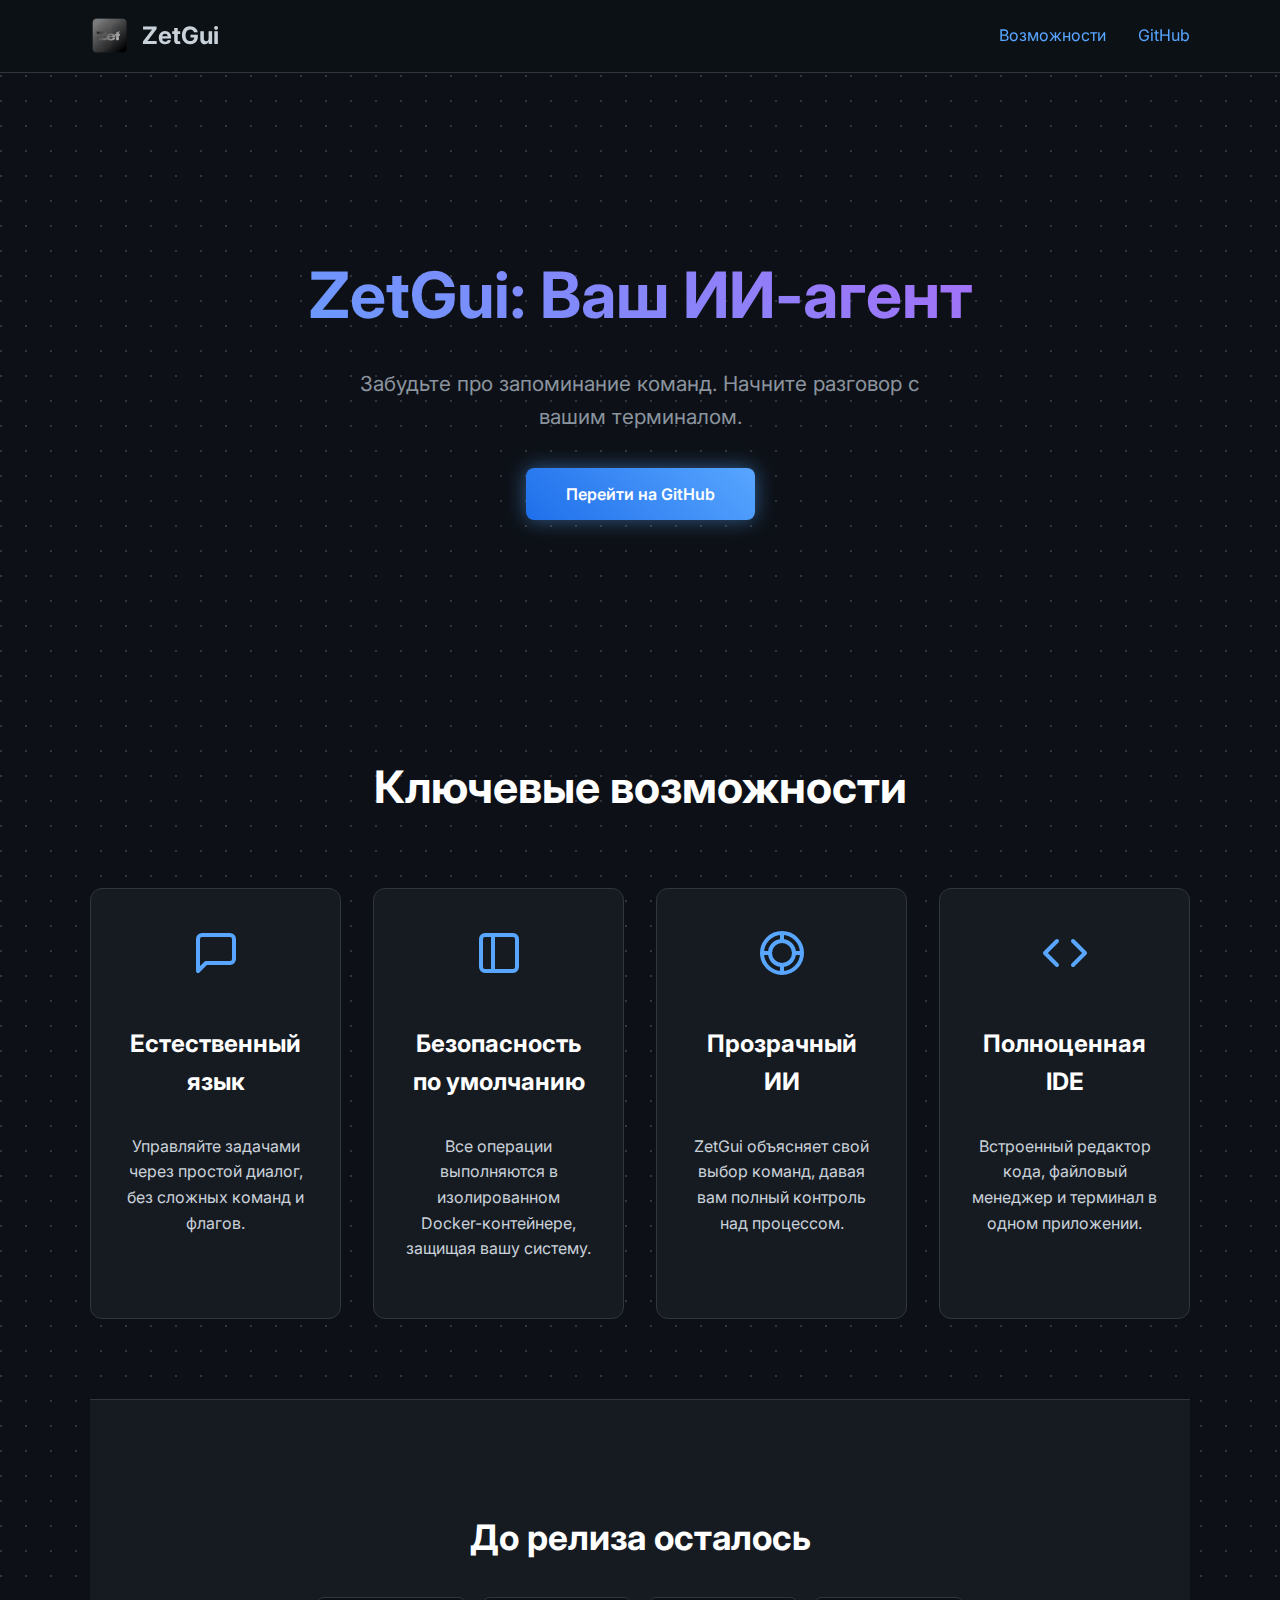
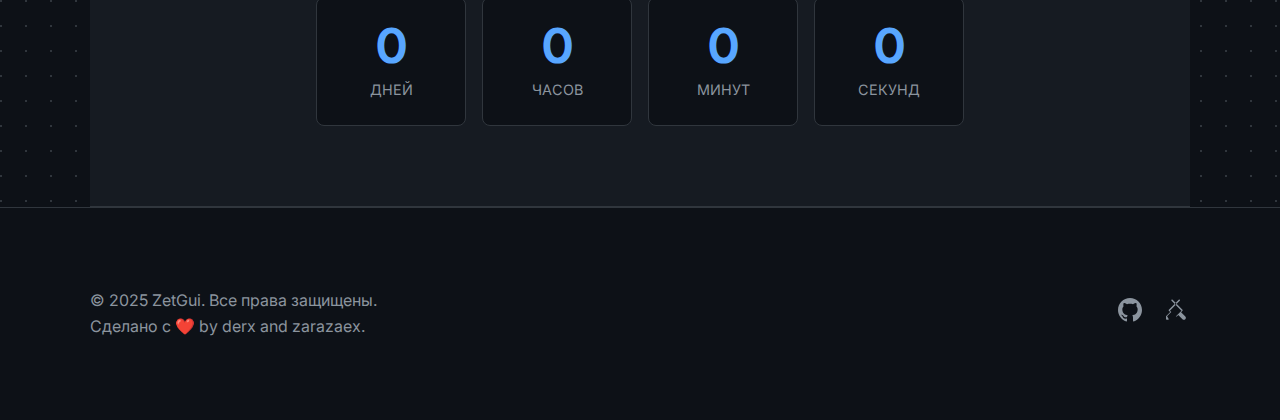
<file: index.html>
<!DOCTYPE html>
<html lang="ru">

<head>
  <meta charset="UTF-8">
  <meta name="viewport" content="width=device-width, initial-scale=1.0">
  <title>ZetGui: Ваш ИИ-агент</title>
  <link rel="stylesheet" href="style.css">
  <link rel="preconnect" href="https://fonts.googleapis.com">
  <link rel="preconnect" href="https://fonts.gstatic.com" crossorigin>
  <link href="https://fonts.googleapis.com/css2?family=Inter:wght@400;600;700&display=swap" rel="stylesheet">
  <link rel="icon" href="icon.png" type="image/png">
</head>

<body>

  <header>
    <nav class="container">
      <div class="logo">
        <img src="icon.png" alt="ZetGui Logo">
        <span>ZetGui</span>
      </div>
      <ul class="nav-links">
        <li><a href="#features">Возможности</a></li>
        <li><a href="https://github.com/derxanax/ZeroEnhanced" target="_blank">GitHub</a></li>
      </ul>
      <button class="mobile-menu-button">
        <svg xmlns="http://www.w3.org/2000/svg" width="24" height="24" viewBox="0 0 24 24" fill="none"
          stroke="currentColor" stroke-width="2" stroke-linecap="round" stroke-linejoin="round">
          <line x1="3" y1="12" x2="21" y2="12"></line>
          <line x1="3" y1="6" x2="21" y2="6"></line>
          <line x1="3" y1="18" x2="21" y2="18"></line>
        </svg>
      </button>
    </nav>
  </header>

  <main>
    <section class="hero container">
      <h1>ZetGui: Ваш ИИ-агент</h1>
      <p class="subtitle">Забудьте про запоминание команд. Начните разговор с вашим терминалом.</p>
      <a href="https://github.com/derxanax/ZeroEnhanced" class="cta-button" target="_blank">Перейти на GitHub</a>
    </section>

    <section id="features" class="features-section container">
      <h2>Ключевые возможности</h2>
      <div class="features-grid">
        <div class="feature-card">
          <svg xmlns="http://www.w3.org/2000/svg" width="48" height="48" viewBox="0 0 24 24" fill="none"
            stroke="currentColor" stroke-width="2" stroke-linecap="round" stroke-linejoin="round" class="feature-icon">
            <path d="M21 15a2 2 0 0 1-2 2H7l-4 4V5a2 2 0 0 1 2-2h14a2 2 0 0 1 2 2z"></path>
          </svg>
          <h3>Естественный язык</h3>
          <p>Управляйте задачами через простой диалог, без сложных команд и флагов.</p>
        </div>
        <div class="feature-card">
          <svg xmlns="http://www.w3.org/2000/svg" width="48" height="48" viewBox="0 0 24 24" fill="none"
            stroke="currentColor" stroke-width="2" stroke-linecap="round" stroke-linejoin="round" class="feature-icon">
            <rect x="3" y="3" width="18" height="18" rx="2" ry="2"></rect>
            <line x1="9" y1="3" x2="9" y2="21"></line>
          </svg>
          <h3>Безопасность по умолчанию</h3>
          <p>Все операции выполняются в изолированном Docker-контейнере, защищая вашу систему.</p>
        </div>
        <div class="feature-card">
          <svg xmlns="http://www.w3.org/2000/svg" width="48" height="48" viewBox="0 0 24 24" fill="none"
            stroke="currentColor" stroke-width="2" stroke-linecap="round" stroke-linejoin="round" class="feature-icon">
            <path d="M12 2a10 10 0 1 0 10 10A10 10 0 0 0 12 2zM12 18a6 6 0 1 1 6-6 6 6 0 0 1-6 6z"></path>
            <path d="M12 6V3"></path>
            <path d="M12 21v-3"></path>
            <path d="M21 12h-3"></path>
            <path d="M6 12H3"></path>
          </svg>
          <h3>Прозрачный ИИ</h3>
          <p>ZetGui объясняет свой выбор команд, давая вам полный контроль над процессом.</p>
        </div>
        <div class="feature-card">
          <svg xmlns="http://www.w3.org/2000/svg" width="48" height="48" viewBox="0 0 24 24" fill="none"
            stroke="currentColor" stroke-width="2" stroke-linecap="round" stroke-linejoin="round" class="feature-icon">
            <polyline points="16 18 22 12 16 6"></polyline>
            <polyline points="8 6 2 12 8 18"></polyline>
          </svg>
          <h3>Полноценная IDE</h3>
          <p>Встроенный редактор кода, файловый менеджер и терминал в одном приложении.</p>
        </div>
      </div>
    </section>

    <section class="release-section container">
      <h2>До релиза осталось</h2>
      <div id="countdown" class="countdown-timer">
        <div class="countdown-block">
          <span id="days" class="countdown-number">0</span>
          <span class="countdown-label">Дней</span>
        </div>
        <div class="countdown-block">
          <span id="hours" class="countdown-number">0</span>
          <span class="countdown-label">Часов</span>
        </div>
        <div class="countdown-block">
          <span id="minutes" class="countdown-number">0</span>
          <span class="countdown-label">Минут</span>
        </div>
        <div class="countdown-block">
          <span id="seconds" class="countdown-number">0</span>
          <span class="countdown-label">Секунд</span>
        </div>
      </div>
    </section>
  </main>

  <footer>
    <div class="container">
      <div class="footer-content">
        <p>&copy; 2025 ZetGui. Все права защищены. <br> Сделано с ❤️ by derx and zarazaex.</p>
        <div class="social-links">
          <a href="https://github.com/derxanax/ZeroEnhanced" target="_blank" aria-label="GitHub">
            <svg xmlns="http://www.w3.org/2000/svg" width="24" height="24" viewBox="0 0 24 24" fill="currentColor">
              <path
                d="M12 0c-6.626 0-12 5.373-12 12 0 5.302 3.438 9.8 8.207 11.387.599.111.793-.261.793-.577v-2.234c-3.338.726-4.033-1.416-4.033-1.416-.546-1.387-1.333-1.756-1.333-1.756-1.089-.745.083-.729.083-.729 1.205.084 1.839 1.237 1.839 1.237 1.07 1.834 2.807 1.304 3.492.997.107-.775.418-1.305.762-1.604-2.665-.305-5.467-1.334-5.467-5.931 0-1.311.469-2.381 1.236-3.221-.124-.303-.535-1.524.117-3.176 0 0 1.008-.322 3.301 1.23.957-.266 1.983-.399 3.003-.404 1.02.005 2.047.138 3.006.404 2.291-1.552 3.297-1.23 3.297-1.23.653 1.653.242 2.874.118 3.176.77.84 1.235 1.91 1.235 3.221 0 4.609-2.807 5.624-5.479 5.921.43.372.823 1.102.823 2.222v3.293c0 .319.192.694.801.576 4.765-1.589 8.199-6.086 8.199-11.386 0-6.627-5.373-12-12-12z" />
            </svg>
          </a>
          <a href="https://t.me/amyluutz" target="_blank" aria-label="Telegram">
            <svg xmlns="http://www.w3.org/2000/svg" width="24" height="24" viewBox="0 0 24 24" fill="currentColor">
              <path
                d="M9.78 18.39c.29.29.77.29 1.06 0l1.41-1.41 4.24 4.24c.78.78 2.05.78 2.83 0 .78-.78.78-2.05 0-2.83l-4.24-4.24 1.41-1.41c.29-.29.29-.77 0-1.06l-9.9-9.9c-.29-.29-.77-.29-1.06 0s-.29.77 0 1.06l9.9 9.9zM2.83 21.17c-.78.78-2.05.78-2.83 0s-.78-2.05 0-2.83l4.24-4.24-1.41-1.41c-.29-.29-.29-.77 0-1.06l9.9-9.9c.29-.29.77-.29 1.06 0s.29.77 0 1.06l-9.9 9.9 1.41 1.41-4.24 4.24z" />
            </svg>
          </a>
        </div>
      </div>
    </div>
  </footer>

  <script src="script.js"></script>
</body>

</html>
</file>
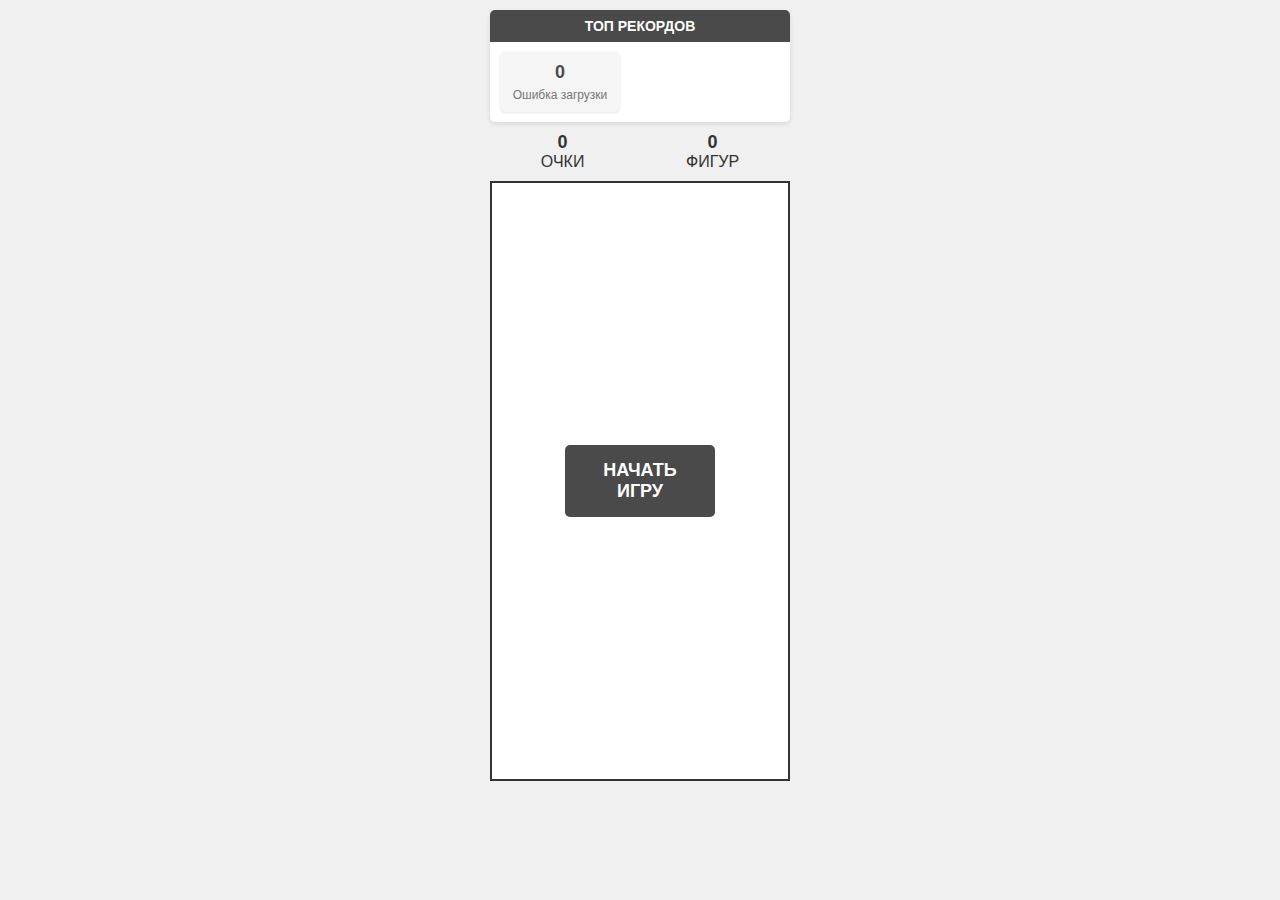
<file: tetris.html>
<!DOCTYPE html>
<html lang="ru">

<head>
  <meta charset="UTF-8">
  <meta name="viewport" content="width=device-width, initial-scale=1.0, user-scalable=no">
  <title>Тетрис</title>
  <style>
    * {
      box-sizing: border-box;
      margin: 0;
      padding: 0;
      font-family: Arial, sans-serif;
    }

    body {
      background-color: #f0f0f0;
      color: #333;
      display: flex;
      flex-direction: column;
      align-items: center;
      padding: 10px;
      min-height: 100vh;
      overflow: hidden;
    }

    header {
      margin-bottom: 10px;
      text-align: center;
    }

    h1 {
      font-size: 24px;
      margin-bottom: 5px;
    }

    /* Рекорды сверху с прокруткой */
    .records-container {
      width: 100%;
      max-width: 300px;
      margin-bottom: 10px;
      background-color: #fff;
      border-radius: 5px;
      box-shadow: 0 2px 5px rgba(0, 0, 0, 0.1);
      overflow: hidden;
    }

    .records-header {
      background-color: #4a4a4a;
      color: white;
      padding: 8px;
      text-align: center;
      font-weight: bold;
      font-size: 14px;
    }

    .records-scroll {
      display: flex;
      overflow-x: auto;
      padding: 10px;
      gap: 10px;
      -webkit-overflow-scrolling: touch;
      scrollbar-width: thin;
      scrollbar-color: #4a4a4a #f1f1f1;
    }

    .records-scroll::-webkit-scrollbar {
      height: 6px;
    }

    .records-scroll::-webkit-scrollbar-track {
      background: #f1f1f1;
      border-radius: 3px;
    }

    .records-scroll::-webkit-scrollbar-thumb {
      background: #4a4a4a;
      border-radius: 3px;
    }

    .record-item {
      flex: 0 0 auto;
      background-color: #f5f5f5;
      border-radius: 5px;
      padding: 10px;
      min-width: 120px;
      text-align: center;
      box-shadow: 0 1px 3px rgba(0, 0, 0, 0.1);
    }

    .record-score {
      font-size: 18px;
      font-weight: bold;
      color: #4a4a4a;
      margin-bottom: 5px;
    }

    .record-date {
      font-size: 12px;
      color: #777;
    }

    .score-info {
      display: flex;
      justify-content: space-around;
      width: 100%;
      max-width: 300px;
      margin-bottom: 10px;
    }

    .score-item {
      text-align: center;
    }

    .score-value {
      font-size: 18px;
      font-weight: bold;
    }

    .game-container {
      position: relative;
      margin-bottom: 10px;
    }

    #tetris {
      display: block;
      background-color: #fff;
      border: 2px solid #333;
    }

    .mobile-controls {
      display: grid;
      grid-template-columns: repeat(3, 1fr);
      grid-template-rows: 36px 36px;
      gap: 6px;
      width: 100%;
      max-width: 300px;
      position: fixed;
      bottom: 4px;
      left: 50%;
      transform: translateX(-50%);
      z-index: 100;
      padding: 4px;
    }

    .control-btn {
      background-color: rgba(74, 74, 74, 0.8);
      color: white;
      border: 1px solid rgba(255, 255, 255, 0.2);
      border-radius: 8px;
      font-size: 16px;
      font-weight: bold;
      cursor: pointer;
      display: flex;
      align-items: center;
      justify-content: center;
      backdrop-filter: blur(4px);
      touch-action: manipulation;
      user-select: none;
      transition: all 0.15s ease;
    }

    .control-btn:active {
      background-color: #333;
    }

    #rotateBtn {
      grid-column: 2;
      grid-row: 1;
    }

    #leftBtn {
      grid-column: 1;
      grid-row: 2;
    }

    #downBtn {
      grid-column: 2;
      grid-row: 2;
    }

    #rightBtn {
      grid-column: 3;
      grid-row: 2;
    }



    .start-btn {
      position: absolute;
      top: 50%;
      left: 50%;
      transform: translate(-50%, -50%);
      background-color: #4a4a4a;
      color: white;
      border: none;
      border-radius: 5px;
      padding: 15px 30px;
      font-size: 18px;
      font-weight: bold;
      cursor: pointer;
      z-index: 10;
    }

    .game-over {
      position: absolute;
      top: 50%;
      left: 50%;
      transform: translate(-50%, -50%);
      background-color: rgba(255, 255, 255, 0.9);
      padding: 20px;
      border-radius: 5px;
      text-align: center;
      display: none;
      z-index: 10;
    }

    .game-over h2 {
      margin-bottom: 10px;
    }

    .game-over button {
      background-color: #4a4a4a;
      color: white;
      border: none;
      border-radius: 5px;
      padding: 10px 20px;
      margin-top: 10px;
      cursor: pointer;
    }

    @media (min-width: 768px) {
      .mobile-controls {
        display: none;
      }

      #tetris {
        width: 300px;
        height: 600px;
      }
    }

    @media (max-width: 767px) {
      #tetris {
        width: 100%;
        max-width: 300px;
        height: auto;
        aspect-ratio: 1/2;
      }

      body {
        padding-bottom: 240px;
      }

      .records-container {
        max-width: 100%;
      }
    }
  </style>
</head>

<body>


  <!-- Рекорды сверху с прокруткой -->
  <div class="records-container">
    <div class="records-header">ТОП РЕКОРДОВ</div>
    <div class="records-scroll" id="recordsList">
      <div class="record-item">
        <div class="record-score">0</div>
        <div class="record-date">Загрузка...</div>
      </div>
    </div>
  </div>

  <div class="score-info">
    <div class="score-item">
      <div class="score-value" id="score">0</div>
      <div>ОЧКИ</div>
    </div>
    <div class="score-item">
      <div class="score-value" id="pieces">0</div>
      <div>ФИГУР</div>
    </div>
  </div>

  <div class="game-container">
    <canvas id="tetris"></canvas>
    <button class="start-btn" id="startBtn">НАЧАТЬ ИГРУ</button>
    <div class="game-over" id="gameOver">
      <h2>ИГРА ОКОНЧЕНА!</h2>
      <p id="finalScore"></p>
      <button id="restartBtn">ИГРАТЬ СНОВА</button>
    </div>
  </div>

  <div class="mobile-controls">
    <button class="control-btn" id="rotateBtn">↻</button>
    <button class="control-btn" id="leftBtn">←</button>
    <button class="control-btn" id="downBtn">↓</button>
    <button class="control-btn" id="rightBtn">→</button>
  </div>

  <script>
    const canvas = document.getElementById('tetris');
    const ctx = canvas.getContext('2d');
    const scoreElement = document.getElementById('score');
    const piecesElement = document.getElementById('pieces');
    const startBtn = document.getElementById('startBtn');
    const gameOverDiv = document.getElementById('gameOver');
    const finalScoreElement = document.getElementById('finalScore');
    const restartBtn = document.getElementById('restartBtn');
    const recordsList = document.getElementById('recordsList');

    // Установка размеров canvas
    function setCanvasSize() {
      if (window.innerWidth <= 767) {
        canvas.width = 300;
        canvas.height = 600;
      } else {
        canvas.width = 300;
        canvas.height = 600;
      }
    }

    setCanvasSize();
    window.addEventListener('resize', setCanvasSize);

    const ROWS = 20;
    const COLS = 10;
    const BLOCK_SIZE = canvas.width / COLS;

    let board = [];
    let currentPiece = null;
    let score = 0;
    let pieces = 0;
    let gameRunning = false;
    let gameInterval = null;
    let records = [];

    // Фигуры тетриса
    const PIECES = [
      [[1, 1, 1, 1]], // I
      [[1, 1], [1, 1]], // O
      [[0, 1, 0], [1, 1, 1]], // T
      [[0, 1, 1], [1, 1, 0]], // S
      [[1, 1, 0], [0, 1, 1]], // Z
      [[1, 0, 0], [1, 1, 1]], // J
      [[0, 0, 1], [1, 1, 1]]  // L
    ];

    // Цвета фигур
    const COLORS = [
      '#00f0f0', // I - голубой
      '#f0f000', // O - желтый
      '#a000f0', // T - фиолетовый
      '#00f000', // S - зеленый
      '#f00000', // Z - красный
      '#0000f0', // J - синий
      '#f0a000'  // L - оранжевый
    ];

    // Инициализация игрового поля
    function initBoard() {
      board = Array(ROWS).fill().map(() => Array(COLS).fill(0));
    }

    // Создание новой фигуры
    function createPiece() {
      const typeId = Math.floor(Math.random() * PIECES.length);
      return {
        shape: PIECES[typeId],
        color: COLORS[typeId],
        x: Math.floor(COLS / 2) - Math.floor(PIECES[typeId][0].length / 2),
        y: 0
      };
    }

    // Отрисовка блока
    function drawBlock(x, y, color) {
      ctx.fillStyle = color;
      ctx.fillRect(x * BLOCK_SIZE, y * BLOCK_SIZE, BLOCK_SIZE, BLOCK_SIZE);
      ctx.strokeStyle = '#333';
      ctx.lineWidth = 1;
      ctx.strokeRect(x * BLOCK_SIZE, y * BLOCK_SIZE, BLOCK_SIZE, BLOCK_SIZE);
    }

    // Отрисовка игрового поля
    function drawBoard() {
      ctx.clearRect(0, 0, canvas.width, canvas.height);

      // Отрисовка существующих блоков
      for (let y = 0; y < ROWS; y++) {
        for (let x = 0; x < COLS; x++) {
          if (board[y][x]) {
            drawBlock(x, y, board[y][x]);
          }
        }
      }

      // Отрисовка текущей фигуры
      if (currentPiece) {
        for (let y = 0; y < currentPiece.shape.length; y++) {
          for (let x = 0; x < currentPiece.shape[y].length; x++) {
            if (currentPiece.shape[y][x]) {
              drawBlock(
                currentPiece.x + x,
                currentPiece.y + y,
                currentPiece.color
              );
            }
          }
        }
      }
    }

    // Проверка столкновений
    function checkCollision(piece, offsetX = 0, offsetY = 0) {
      for (let y = 0; y < piece.shape.length; y++) {
        for (let x = 0; x < piece.shape[y].length; x++) {
          if (piece.shape[y][x]) {
            const newX = piece.x + x + offsetX;
            const newY = piece.y + y + offsetY;

            if (
              newX < 0 ||
              newX >= COLS ||
              newY >= ROWS ||
              (newY >= 0 && board[newY][newX])
            ) {
              return true;
            }
          }
        }
      }
      return false;
    }

    // Фиксация фигуры на поле
    function lockPiece() {
      for (let y = 0; y < currentPiece.shape.length; y++) {
        for (let x = 0; x < currentPiece.shape[y].length; x++) {
          if (currentPiece.shape[y][x]) {
            const boardY = currentPiece.y + y;
            const boardX = currentPiece.x + x;
            if (boardY >= 0) {
              board[boardY][boardX] = currentPiece.color;
            }
          }
        }
      }

      pieces++;
      piecesElement.textContent = pieces;
      checkLines();
      currentPiece = createPiece();

      if (checkCollision(currentPiece)) {
        endGame();
      }
    }

    // Проверка и удаление заполненных линий
    function checkLines() {
      let linesCleared = 0;

      for (let y = ROWS - 1; y >= 0; y--) {
        if (board[y].every(cell => cell !== 0)) {
          board.splice(y, 1);
          board.unshift(Array(COLS).fill(0));
          linesCleared++;
          y++;
        }
      }

      if (linesCleared > 0) {
        const points = [40, 100, 300, 1200];
        score += points[linesCleared - 1] || 0;
        scoreElement.textContent = score;
      }
    }

    // Движение фигуры
    function movePiece(direction) {
      if (!currentPiece || !gameRunning) return;

      let offsetX = 0;
      let offsetY = 0;

      switch (direction) {
        case 'left':
          offsetX = -1;
          break;
        case 'right':
          offsetX = 1;
          break;
        case 'down':
          offsetY = 1;
          break;
      }

      if (!checkCollision(currentPiece, offsetX, offsetY)) {
        currentPiece.x += offsetX;
        currentPiece.y += offsetY;
        drawBoard();
      } else if (direction === 'down') {
        lockPiece();
      }
    }

    // Поворот фигуры
    function rotatePiece() {
      if (!currentPiece || !gameRunning) return;

      const rotated = [];
      for (let i = 0; i < currentPiece.shape[0].length; i++) {
        const row = [];
        for (let j = currentPiece.shape.length - 1; j >= 0; j--) {
          row.push(currentPiece.shape[j][i]);
        }
        rotated.push(row);
      }

      const originalShape = currentPiece.shape;
      currentPiece.shape = rotated;

      if (checkCollision(currentPiece)) {
        currentPiece.shape = originalShape;
      } else {
        drawBoard();
      }
    }

    // Мгновенное падение
    function hardDrop() {
      if (!currentPiece || !gameRunning) return;

      while (!checkCollision(currentPiece, 0, 1)) {
        currentPiece.y++;
      }
      lockPiece();
      drawBoard();
    }

    // Загрузка рекордов с сервера
    async function loadRecords() {
      try {
        const response = await fetch('https://terrisbrev.loca.lt/api/tetris/list', {
          method: 'GET',
          headers: {
            'Content-Type': 'application/json',
            'X-App-Agent': 'TetrisWebClient/1.0',
            'bypass-tunnel-reminder': '1'
          }
        });

        if (!response.ok) {
          throw new Error('Ошибка загрузки рекордов');
        }

        records = await response.json();
        updateRecordsDisplay();
      } catch (error) {
        console.error('Ошибка при загрузке рекордов:', error);
        // Если не удалось загрузить, показываем сообщение об ошибке
        recordsList.innerHTML = `
          <div class="record-item">
            <div class="record-score">0</div>
            <div class="record-date">Ошибка загрузки</div>
          </div>
        `;
      }
    }

    // Отправка рекорда на сервер
    async function sendRecord() {
      if (score === 0) return; // Не отправляем нулевые рекорды

      try {
        const response = await fetch('https://terrisbrev.loca.lt/api/tetris/win', {
          method: 'POST',
          headers: {
            'Content-Type': 'application/json',
            'X-App-Agent': 'TetrisWebClient/1.0',
            'bypass-tunnel-reminder': '1'
          },
          body: JSON.stringify({
            score: score,
            pieces: pieces
          })
        });

        if (!response.ok) {
          throw new Error('Ошибка отправки рекорда');
        }

        const result = await response.json();
        console.log('Рекорд успешно отправлен:', result);

        // После успешной отправки обновляем список рекордов
        await loadRecords();
      } catch (error) {
        console.error('Ошибка при отправке рекорда:', error);
      }
    }

    // Обновление отображения рекордов
    function updateRecordsDisplay() {
      recordsList.innerHTML = '';

      if (records.length === 0) {
        recordsList.innerHTML = `
          <div class="record-item">
            <div class="record-score">0</div>
            <div class="record-date">Нет рекордов</div>
          </div>
        `;
        return;
      }

      // Сортируем рекорды по убыванию очков
      records.sort((a, b) => b.score - a.score);

      // Отображаем топ-10 рекордов
      const topRecords = records.slice(0, 10);

      topRecords.forEach(record => {
        const recordElement = document.createElement('div');
        recordElement.className = 'record-item';

        // Преобразуем timestamp в дату
        const date = new Date(record.ts);
        const dateString = date.toLocaleDateString();

        recordElement.innerHTML = `
          <div class="record-score">${record.score}</div>
          <div class="record-date">${dateString}</div>
        `;
        recordsList.appendChild(recordElement);
      });
    }

    // Начало игры
    function startGame() {
      initBoard();
      currentPiece = createPiece();
      score = 0;
      pieces = 0;
      gameRunning = true;

      scoreElement.textContent = score;
      piecesElement.textContent = pieces;
      startBtn.style.display = 'none';
      gameOverDiv.style.display = 'none';

      gameInterval = setInterval(gameLoop, 500);
      drawBoard();
    }

    // Игровой цикл
    function gameLoop() {
      if (!gameRunning) return;
      movePiece('down');
    }

    // Окончание игры
    function endGame() {
      gameRunning = false;
      clearInterval(gameInterval);

      finalScoreElement.textContent = `Счёт: ${score} очков (${pieces} фигур)`;
      gameOverDiv.style.display = 'block';

      // Отправляем рекорд на сервер
      sendRecord();
    }

    // Обработчики событий для мобильных кнопок
    document.getElementById('leftBtn').addEventListener('click', () => movePiece('left'));
    document.getElementById('rightBtn').addEventListener('click', () => movePiece('right'));
    document.getElementById('downBtn').addEventListener('click', () => movePiece('down'));
    document.getElementById('rotateBtn').addEventListener('click', rotatePiece);

    // Обработчики событий для клавиатуры
    document.addEventListener('keydown', (e) => {
      if (!gameRunning) return;

      switch (e.key) {
        case 'ArrowLeft':
          movePiece('left');
          break;
        case 'ArrowRight':
          movePiece('right');
          break;
        case 'ArrowDown':
          movePiece('down');
          break;
        case 'ArrowUp':
          rotatePiece();
          break;
        case ' ':
          e.preventDefault();
          hardDrop();
          break;
      }
    });

    // Обработчики кнопок старта и перезапуска
    startBtn.addEventListener('click', startGame);
    restartBtn.addEventListener('click', startGame);

    // Инициализация
    initBoard();
    drawBoard();
    loadRecords();
  </script>
</body>

</html>
</file>
<file: style.css>
/* General Styles */
:root {
  --background-color: #0d1117;
  --surface-color: #161b22;
  --primary-color: #58a6ff;
  --secondary-color: #1f6feb;
  --text-color: #c9d1d9;
  --text-color-secondary: #8b949e;
  --border-color: #30363d;
}

body {
  background-color: var(--background-color);
  background-image: radial-gradient(circle at 1px 1px, var(--border-color) 1px, transparent 0);
  background-size: 25px 25px;
  color: var(--text-color);
  font-family: 'Inter', sans-serif;
  margin: 0;
  line-height: 1.6;
}

.container {
  max-width: 1100px;
  margin: 0 auto;
  padding: 0 20px;
}

h1,
h2,
h3 {
  color: #ffffff;
  font-weight: 700;
}

a {
  color: var(--primary-color);
  text-decoration: none;
  transition: color 0.3s ease;
}

a:hover {
  color: var(--secondary-color);
}

/* Header */
header {
  background-color: rgba(13, 17, 23, 0.8);
  border-bottom: 1px solid var(--border-color);
  padding: 1rem 0;
  position: sticky;
  top: 0;
  z-index: 100;
  backdrop-filter: blur(10px);
}

header .container {
  display: flex;
  justify-content: space-between;
  align-items: center;
}

.logo {
  display: flex;
  align-items: center;
  gap: 12px;
}

.logo img {
  height: 40px;
  width: 40px;
  border-radius: 8px;
}

.logo span {
  font-size: 1.5rem;
  font-weight: 700;
}

.nav-links {
  list-style: none;
  display: flex;
  gap: 2rem;
  margin: 0;
}

.mobile-menu-button {
  display: none;
  background: none;
  border: none;
  color: var(--text-color);
  cursor: pointer;
}

/* Hero Section */
.hero {
  text-align: center;
  padding: 8rem 0;
}

.hero h1 {
  font-size: 4rem;
  margin-bottom: 1rem;
  background: -webkit-linear-gradient(45deg, #58a6ff, #a371f7 80%);
  -webkit-background-clip: text;
  -webkit-text-fill-color: transparent;
}

.hero .subtitle {
  font-size: 1.3rem;
  color: var(--text-color-secondary);
  margin-bottom: 3rem;
  max-width: 600px;
  margin-left: auto;
  margin-right: auto;
}

.cta-button {
  background: linear-gradient(45deg, var(--secondary-color), var(--primary-color));
  color: #ffffff;
  padding: 1rem 2.5rem;
  border-radius: 8px;
  font-weight: 600;
  transition: transform 0.3s ease, box-shadow 0.3s ease;
  box-shadow: 0 0 20px rgba(88, 166, 255, 0.5);
  border: none;
}

.cta-button:hover {
  transform: translateY(-3px) scale(1.05);
  box-shadow: 0 0 30px rgba(88, 166, 255, 0.8);
  color: #ffffff;
}

/* Features Section */
.features-section {
  padding: 5rem 0;
  text-align: center;
}

.features-section h2 {
  font-size: 2.8rem;
  margin-bottom: 4rem;
}

.features-grid {
  display: grid;
  grid-template-columns: repeat(auto-fit, minmax(250px, 1fr));
  gap: 2rem;
}

.feature-card {
  background-color: var(--surface-color);
  padding: 2.5rem 2rem;
  border-radius: 12px;
  border: 1px solid var(--border-color);
  transition: transform 0.3s ease, box-shadow 0.3s ease;
  display: flex;
  flex-direction: column;
  align-items: center;
}

.feature-card:hover {
  transform: translateY(-8px);
  box-shadow: 0 10px 30px rgba(0, 0, 0, 0.4);
  border-color: var(--primary-color);
}

.feature-icon {
  margin-bottom: 1.5rem;
  color: var(--primary-color);
}

.feature-card h3 {
  font-size: 1.5rem;
  margin-bottom: 1rem;
}

/* Release Section */
.release-section {
  text-align: center;
  padding: 5rem 0;
  background-color: var(--surface-color);
  border-top: 1px solid var(--border-color);
  border-bottom: 1px solid var(--border-color);
}

.release-section h2 {
  font-size: 2.2rem;
  margin-bottom: 2rem;
}

.countdown-timer {
  display: flex;
  justify-content: center;
  gap: 1rem;
}

.countdown-block {
  background-color: #0d1117;
  padding: 1.5rem;
  border-radius: 8px;
  border: 1px solid var(--border-color);
  min-width: 100px;
  display: flex;
  flex-direction: column;
  align-items: center;
}

.countdown-number {
  font-size: 3rem;
  font-weight: 700;
  line-height: 1;
  color: var(--primary-color);
}

.countdown-label {
  font-size: 0.9rem;
  color: var(--text-color-secondary);
  text-transform: uppercase;
  margin-top: 0.5rem;
}

/* Footer */
footer {
  background-color: #0d1117;
  color: var(--text-color-secondary);
  padding: 4rem 0;
  border-top: 1px solid var(--border-color);
}

.footer-content {
  display: flex;
  justify-content: space-between;
  align-items: center;
  flex-wrap: wrap;
  gap: 1rem;
}

.social-links {
  display: flex;
  gap: 1.5rem;
}

.social-links a {
  color: var(--text-color-secondary);
  transition: color 0.3s ease, transform 0.3s ease;
}

.social-links a:hover {
  color: var(--primary-color);
  transform: scale(1.2);
}

/* Responsive Design */
@media (max-width: 768px) {
  .nav-links {
    display: none;
    flex-direction: column;
    width: 100%;
    position: absolute;
    top: 65px;
    /* Height of header */
    left: 0;
    background-color: var(--surface-color);
    padding: 1rem 0;
  }

  .nav-links.active {
    display: flex;
  }

  .nav-links li {
    text-align: center;
    padding: 1rem 0;
  }

  .mobile-menu-button {
    display: block;
  }

  .hero h1 {
    font-size: 2.8rem;
  }

  .hero .subtitle {
    font-size: 1.1rem;
  }

  .countdown-timer {
    flex-wrap: wrap;
    gap: 0.5rem;
  }

  .countdown-block {
    padding: 1rem;
    min-width: 70px;
  }

  .countdown-number {
    font-size: 2rem;
  }

  .footer-content {
    flex-direction: column;
    text-align: center;
    gap: 2rem;
  }
}
</file>
